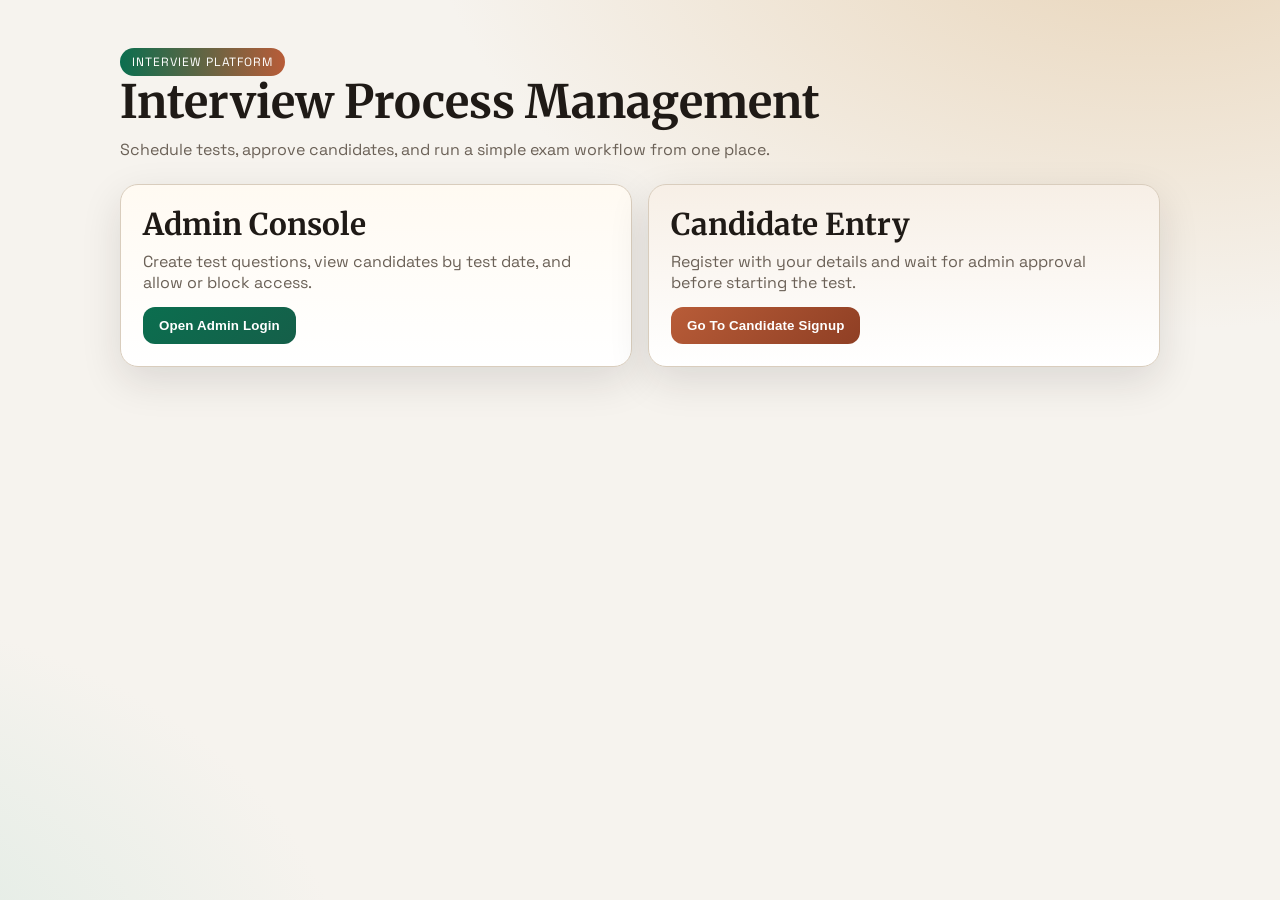
<file: Interview/src/main/webapp/index.html>
<!DOCTYPE html>
<html>
<head>
<meta charset="ISO-8859-1">
<meta name="viewport" content="width=device-width, initial-scale=1">
<title>Interview Process Management</title>
<link rel="preconnect" href="https://fonts.googleapis.com">
<link rel="preconnect" href="https://fonts.gstatic.com" crossorigin>
<link href="https://fonts.googleapis.com/css2?family=Merriweather:wght@700&family=Space+Grotesk:wght@400;500;600&display=swap" rel="stylesheet">
<link rel="stylesheet" href="assets/app.css">
</head>
<body>
    <main class="page">
        <section class="hero">
            <span class="kicker">Interview Platform</span>
            <h1>Interview Process Management</h1>
            <p>Schedule tests, approve candidates, and run a simple exam workflow from one place.</p>
        </section>

        <section class="grid">
            <article class="card tall col-6">
                <h2>Admin Console</h2>
                <p>Create test questions, view candidates by test date, and allow or block access.</p>
                <div class="actions">
                    <form action="admin.jsp">
                        <input type="submit" value="Open Admin Login">
                    </form>
                </div>
            </article>

            <article class="card tall alt col-6">
                <h2>Candidate Entry</h2>
                <p>Register with your details and wait for admin approval before starting the test.</p>
                <div class="actions">
                    <form action="user.html">
                        <input type="submit" class="secondary" value="Go To Candidate Signup">
                    </form>
                </div>
            </article>
        </section>
    </main>
</body>
</html>
</file>
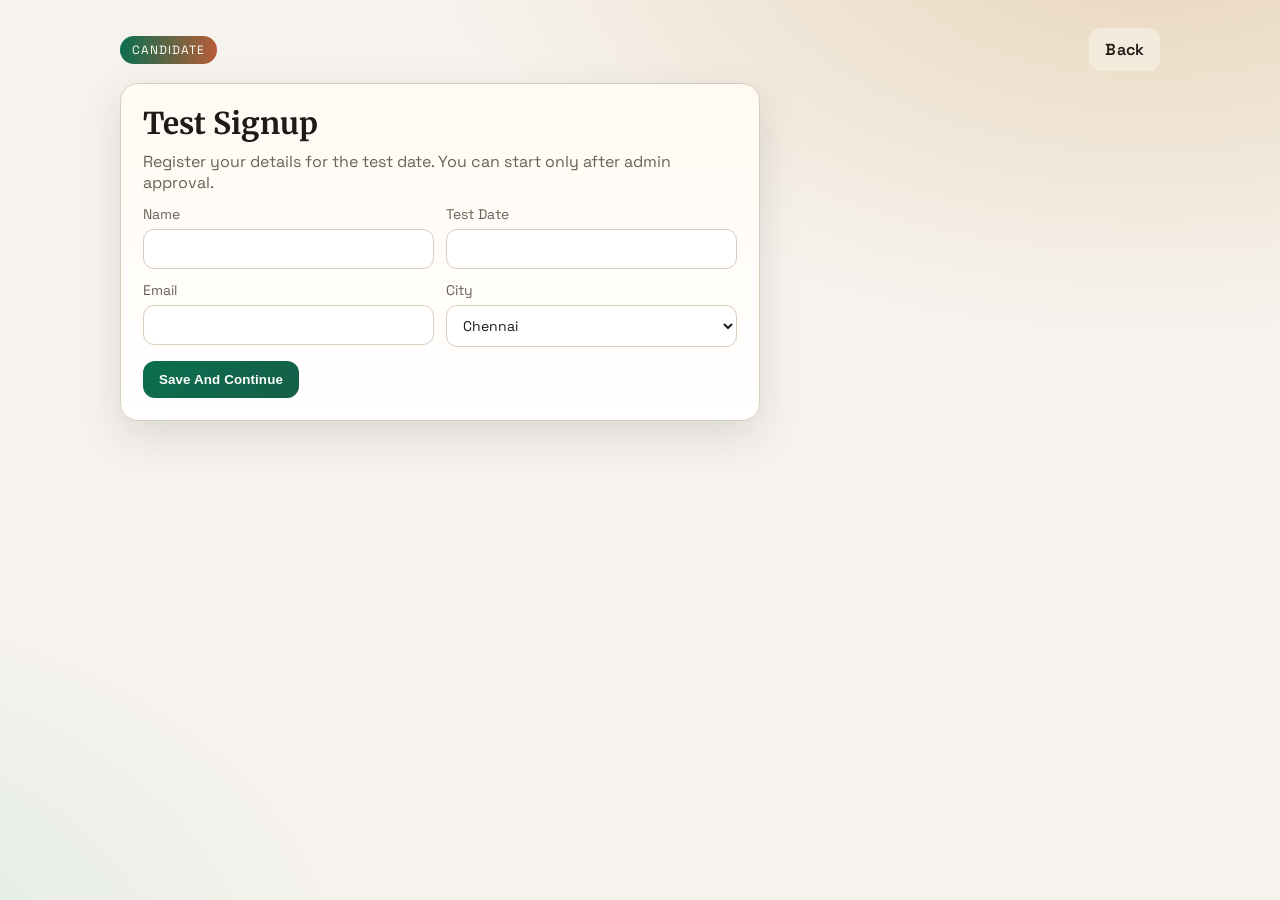
<file: Interview/src/main/webapp/user.html>
<!DOCTYPE html>
<html>
<head>
<meta charset="ISO-8859-1">
<meta name="viewport" content="width=device-width, initial-scale=1">
<title>Candidate Signup</title>
<link rel="preconnect" href="https://fonts.googleapis.com">
<link rel="preconnect" href="https://fonts.gstatic.com" crossorigin>
<link href="https://fonts.googleapis.com/css2?family=Merriweather:wght@700&family=Space+Grotesk:wght@400;500;600&display=swap" rel="stylesheet">
<link rel="stylesheet" href="assets/app.css">
</head>
<body>
<main class="page">
    <div class="topbar">
        <span class="kicker">Candidate</span>
        <a class="btn ghost" href="index.html">Back</a>
    </div>

    <section class="card" style="max-width:640px;">
        <h2>Test Signup</h2>
        <p>Register your details for the test date. You can start only after admin approval.</p>

        <form action="SaveServlet" method="post">
            <div class="field-grid two">
                <label>Name
                    <input type="text" name="name" required>
                </label>
                <label>Test Date
                    <input type="number" name="date" required>
                </label>
                <label>Email
                    <input type="email" name="email" required>
                </label>
                <label>City
                    <select name="city" required>
                        <option value="Chennai">Chennai</option>
                        <option value="Mysore">Mysore</option>
                        <option value="Trichy">Trichy</option>
                        <option value="Madurai">Madurai</option>
                        <option value="Salem">Salem</option>
                    </select>
                </label>
            </div>
            <div class="actions">
                <input type="submit" value="Save And Continue">
            </div>
        </form>
    </section>
</main>
</body>
</html>
</file>
<file: Interview/src/main/webapp/assets/app.css>
:root {
    --bg: #f6f3ee;
    --panel: #fffaf2;
    --panel-strong: #f4eadb;
    --text: #1f1a16;
    --muted: #6b6157;
    --line: #d9cdbd;
    --accent: #0b6e4f;
    --accent-2: #b85c38;
    --danger: #9e2a2b;
    --shadow: 0 14px 40px rgba(31, 26, 22, 0.12);
}

* {
    box-sizing: border-box;
}

body {
    margin: 0;
    min-height: 100vh;
    font-family: "Space Grotesk", "Avenir Next", "Segoe UI", sans-serif;
    color: var(--text);
    background:
        radial-gradient(1200px 700px at 90% -10%, #e8d4b8 0%, transparent 60%),
        radial-gradient(1000px 650px at -20% 110%, #d9e9e1 0%, transparent 60%),
        var(--bg);
}

.page {
    width: min(1040px, 92vw);
    margin: 0 auto;
    padding: 28px 0 44px;
}

.admin-layout {
    width: min(1300px, 95vw);
}

.hero {
    margin: 20px 0 24px;
}

.kicker {
    display: inline-block;
    padding: 6px 12px;
    border-radius: 999px;
    font-size: 12px;
    letter-spacing: 0.08em;
    text-transform: uppercase;
    color: #fff;
    background: linear-gradient(90deg, var(--accent), var(--accent-2));
}

h1,
h2,
h3 {
    margin: 0 0 10px;
    line-height: 1.15;
    font-family: "Merriweather", Georgia, serif;
}

h1 {
    font-size: clamp(28px, 4.5vw, 46px);
}

h2 {
    font-size: clamp(22px, 3.5vw, 30px);
}

p {
    margin: 0 0 10px;
    color: var(--muted);
}

.grid {
    display: grid;
    grid-template-columns: repeat(12, 1fr);
    gap: 16px;
}

.card {
    grid-column: span 12;
    padding: 22px;
    border: 1px solid var(--line);
    border-radius: 18px;
    background: linear-gradient(180deg, var(--panel), #fff);
    box-shadow: var(--shadow);
    animation: rise 450ms ease both;
}

.card.tall {
    min-height: 180px;
}

.card.alt {
    background: linear-gradient(180deg, #f7efe6, #fff);
}

.actions {
    margin-top: 14px;
    display: flex;
    flex-wrap: wrap;
    gap: 10px;
}

.btn,
button,
input[type="submit"] {
    appearance: none;
    border: 0;
    border-radius: 12px;
    padding: 11px 16px;
    font-weight: 600;
    letter-spacing: 0.01em;
    color: #fff;
    background: linear-gradient(135deg, var(--accent), #155f49);
    cursor: pointer;
    transition: transform 140ms ease, filter 140ms ease;
    text-decoration: none;
    display: inline-flex;
    align-items: center;
    justify-content: center;
}

.btn.secondary {
    background: linear-gradient(135deg, var(--accent-2), #8f3f24);
}

input.secondary,
button.secondary {
    background: linear-gradient(135deg, var(--accent-2), #8f3f24);
}

.btn.ghost {
    color: var(--text);
    background: var(--panel-strong);
}

input.ghost,
button.ghost {
    color: var(--text);
    background: var(--panel-strong);
}

.btn.danger {
    background: linear-gradient(135deg, var(--danger), #772022);
}

input.danger,
button.danger {
    background: linear-gradient(135deg, var(--danger), #772022);
}

.btn:hover,
button:hover,
input[type="submit"]:hover {
    transform: translateY(-1px);
    filter: brightness(1.03);
}

form {
    margin: 0;
}

.inline-form {
    display: inline-flex;
    gap: 8px;
    align-items: center;
}

.inline-form input[type="number"] {
    width: 90px;
    margin-top: 0;
}

.field-grid {
    display: grid;
    grid-template-columns: 1fr;
    gap: 12px;
    margin-top: 12px;
}

label {
    font-size: 14px;
    color: var(--muted);
}

input[type="text"],
input[type="password"],
input[type="email"],
input[type="number"],
select,
textarea {
    width: 100%;
    margin-top: 6px;
    padding: 10px 12px;
    border-radius: 11px;
    border: 1px solid var(--line);
    background: #fff;
    font: inherit;
    color: var(--text);
}

table {
    width: 100%;
    border-collapse: collapse;
    margin-top: 14px;
    border: 1px solid var(--line);
    background: #fff;
    border-radius: 14px;
    overflow: hidden;
}

th,
td {
    border-bottom: 1px solid #ebe3d8;
    text-align: left;
    padding: 10px 12px;
    font-size: 14px;
}

th {
    background: #f4eadb;
    color: #3f352d;
}

tr:last-child td {
    border-bottom: 0;
}

.pill {
    padding: 4px 10px;
    border-radius: 999px;
    font-size: 12px;
    display: inline-block;
    color: #fff;
}

.pill.allowed {
    background: #11795a;
}

.pill.blocked {
    background: #96312f;
}

.quiet {
    color: var(--muted);
    font-size: 14px;
}

.radio-line {
    display: block;
    margin-top: 7px;
    padding: 10px 12px;
    border: 1px solid var(--line);
    border-radius: 10px;
    background: #fff;
}

.topbar {
    display: flex;
    justify-content: space-between;
    align-items: center;
    gap: 10px;
    margin-bottom: 12px;
}

.spread {
    display: flex;
    justify-content: space-between;
    align-items: center;
    flex-wrap: wrap;
    gap: 8px;
}

.admin-layout {
    display: grid;
    grid-template-columns: 1fr;
    gap: 16px;
}

.sidebar {
    position: sticky;
    top: 16px;
    align-self: start;
}

.side-nav {
    display: grid;
    gap: 8px;
    margin-top: 14px;
}

.side-nav .nav-btn {
    text-decoration: none;
    color: var(--text);
    padding: 10px 12px;
    border-radius: 10px;
    background: #f8efe3;
    border: 1px solid var(--line);
    cursor: pointer;
    text-align: left;
    font: inherit;
}

.side-nav .nav-btn:hover {
    background: #efe2d0;
}

.side-nav .nav-btn.active {
    background: linear-gradient(135deg, var(--accent), #155f49);
    color: #fff;
    border-color: #155f49;
}

.admin-content {
    display: grid;
    gap: 16px;
}

.tab-panel {
    display: none;
}

.tab-panel.active {
    display: block;
}

.exam-shell {
    width: min(980px, 94vw);
}

.exam-top {
    position: sticky;
    top: 10px;
    z-index: 3;
}

.timer-box {
    font-weight: 700;
    color: #fff;
    background: linear-gradient(135deg, #074c37, #0b6e4f);
    border-radius: 12px;
    padding: 10px 14px;
}

.question-card {
    padding: 14px;
    border-radius: 12px;
    border: 1px solid var(--line);
    background: #fffdf9;
    margin-bottom: 12px;
}

.overlay {
    position: fixed;
    inset: 0;
    background: rgba(23, 17, 14, 0.45);
    display: flex;
    justify-content: center;
    align-items: center;
    z-index: 25;
}

.overlay.hidden {
    display: none;
}

@keyframes rise {
    from {
        transform: translateY(8px);
        opacity: 0;
    }
    to {
        transform: translateY(0);
        opacity: 1;
    }
}

@media (min-width: 820px) {
    .col-6 {
        grid-column: span 6;
    }

    .col-4 {
        grid-column: span 4;
    }

    .field-grid.two {
        grid-template-columns: repeat(2, 1fr);
    }

    .field-grid.three {
        grid-template-columns: repeat(3, 1fr);
    }

    .admin-layout {
        grid-template-columns: 280px 1fr;
    }
}

body.admin-app-body {
    margin: 0;
    font-family: "Instrument Sans", "Segoe UI", sans-serif;
    background: #f3f5f8;
    color: #1d2a3b;
}

.admin-shell {
    min-height: 100vh;
    display: grid;
    grid-template-columns: 76px 1fr;
}

.admin-rail {
    background: #ffffff;
    border-right: 1px solid #dfe4ee;
    display: flex;
    flex-direction: column;
    align-items: center;
    gap: 12px;
    padding: 14px 10px;
}

.rail-brand {
    width: 46px;
    height: 46px;
    border-radius: 12px;
    background: linear-gradient(135deg, #253858, #4f46e5);
    color: #fff;
    font-family: "Sora", sans-serif;
    font-size: 13px;
    font-weight: 700;
    display: flex;
    align-items: center;
    justify-content: center;
    margin-bottom: 8px;
}

.rail-btn {
    width: 42px;
    height: 42px;
    border: 0;
    border-radius: 11px;
    background: #edf1f7;
    color: #30415a;
    font-weight: 700;
    cursor: pointer;
}

.rail-btn:hover {
    background: #dde7ff;
}

.rail-btn.active {
    background: #3f36c9;
    color: #fff;
}

.rail-spacer {
    flex: 1;
}

.rail-logout {
    width: 100%;
}

.rail-logout input[type="submit"] {
    width: 100%;
    font-size: 12px;
    padding: 9px 8px;
}

.admin-workspace {
    padding: 18px 24px 24px;
}

.workspace-topbar {
    background: #ffffff;
    border: 1px solid #dfe4ee;
    border-radius: 14px;
    padding: 18px 20px;
    display: flex;
    justify-content: space-between;
    align-items: center;
    gap: 10px;
    margin-bottom: 14px;
}

.workspace-topbar h1 {
    margin: 0;
    font-size: 28px;
    font-family: "Sora", sans-serif;
    color: #202b3c;
}

.workspace-topbar p {
    margin: 6px 0 0;
    color: #607188;
}

.admin-chip {
    background: #eef3ff;
    color: #2c3f5e;
    border: 1px solid #d7e2ff;
    border-radius: 999px;
    padding: 10px 14px;
    font-size: 14px;
}

.workspace-main {
    display: grid;
    gap: 14px;
}

.panel-shell {
    border-radius: 14px;
    background: #fff;
    border: 1px solid #dfe4ee;
    box-shadow: 0 10px 24px rgba(32, 43, 60, 0.07);
    padding: 18px;
}

.panel-header {
    display: flex;
    justify-content: space-between;
    align-items: center;
    gap: 10px;
    margin-bottom: 10px;
}

.panel-header h3 {
    margin: 0;
    font-size: 24px;
    font-family: "Sora", sans-serif;
    color: #253750;
}

.panel-form {
    margin-bottom: 14px;
}

body.admin-app-body table {
    border: 1px solid #dbe3f0;
    border-radius: 12px;
    overflow: hidden;
    margin-top: 10px;
}

body.admin-app-body th {
    background: #f4f7fc;
    color: #344861;
    border-bottom: 1px solid #dbe3f0;
}

body.admin-app-body td {
    border-bottom: 1px solid #e7edf6;
    color: #2f3f56;
}

body.admin-app-body .quiet {
    color: #62758f;
}

body.admin-app-body .pill.allowed {
    background: #1b8a63;
}

body.admin-app-body .pill.blocked {
    background: #a73737;
}

.live-card-grid {
    display: grid;
    grid-template-columns: 1fr;
    gap: 12px;
}

.mini-card {
    border: 1px solid #d9e2f2;
    border-radius: 12px;
    padding: 14px;
    background: #f8fbff;
}

.mini-card h4 {
    margin: 0 0 6px;
    font-size: 18px;
    font-family: "Sora", sans-serif;
}

.mini-card p {
    margin: 0;
    color: #607188;
}

@media (min-width: 900px) {
    .live-card-grid {
        grid-template-columns: repeat(3, 1fr);
    }
}

body.candidate-app-body {
    margin: 0;
    font-family: "Instrument Sans", "Segoe UI", sans-serif;
    background: #eef2f8;
    color: #1c2840;
}

.candidate-shell {
    min-height: 100vh;
    display: grid;
    grid-template-columns: 84px 1fr;
}

.candidate-rail {
    background: #ffffff;
    border-right: 1px solid #d9e1ee;
    padding: 12px 10px;
    display: flex;
    flex-direction: column;
    align-items: center;
    gap: 10px;
}

.candidate-brand {
    width: 52px;
    height: 52px;
    border-radius: 14px;
    background: linear-gradient(135deg, #1f2c44, #3549df);
    color: #fff;
    font-family: "Sora", sans-serif;
    font-size: 12px;
    display: flex;
    align-items: center;
    justify-content: center;
}

.candidate-rail-block {
    width: 100%;
    border: 1px solid #dde5f2;
    background: #f6f9ff;
    border-radius: 12px;
    padding: 8px 6px;
    text-align: center;
}

.candidate-rail-block strong {
    display: block;
    margin-top: 2px;
    color: #253750;
}

.rail-label {
    display: block;
    font-size: 11px;
    color: #607188;
    text-transform: uppercase;
    letter-spacing: 0.03em;
}

.candidate-rail-actions {
    margin-top: auto;
    width: 100%;
}

.candidate-rail-actions .btn,
.candidate-rail-actions button,
.candidate-rail-actions input[type="submit"] {
    width: 100%;
    padding: 10px 8px;
    font-size: 12px;
}

.candidate-workspace {
    padding: 18px 22px 24px;
}

.candidate-main-card {
    background: #fff;
    border: 1px solid #dbe3f0;
    border-radius: 14px;
    padding: 16px;
    box-shadow: 0 10px 24px rgba(37, 55, 80, 0.06);
}

.candidate-main-head {
    display: flex;
    justify-content: space-between;
    align-items: center;
    gap: 10px;
    margin-bottom: 10px;
}

.candidate-main-head h3 {
    margin: 0;
    font-size: 23px;
    font-family: "Sora", sans-serif;
}

.question-list {
    display: grid;
    gap: 12px;
}

.candidate-question-card {
    border: 1px solid #dce4f2;
    background: #fbfcff;
    border-radius: 12px;
    padding: 13px;
}

.candidate-q-title {
    margin-bottom: 8px;
    color: #22344f;
    font-weight: 600;
}

.candidate-q-title span {
    display: inline-block;
    margin-right: 6px;
    padding: 2px 8px;
    border-radius: 999px;
    background: #e6ebff;
    color: #32457e;
    font-size: 12px;
}

.candidate-submit-row {
    justify-content: flex-end;
}

@media (max-width: 900px) {
    .candidate-shell {
        grid-template-columns: 1fr;
    }

    .candidate-rail {
        display: grid;
        grid-template-columns: repeat(4, minmax(0, 1fr));
        gap: 8px;
        align-items: stretch;
    }

    .candidate-brand {
        width: 100%;
        height: auto;
        min-height: 46px;
    }

    .candidate-rail-actions {
        margin-top: 0;
    }
}
</file>
